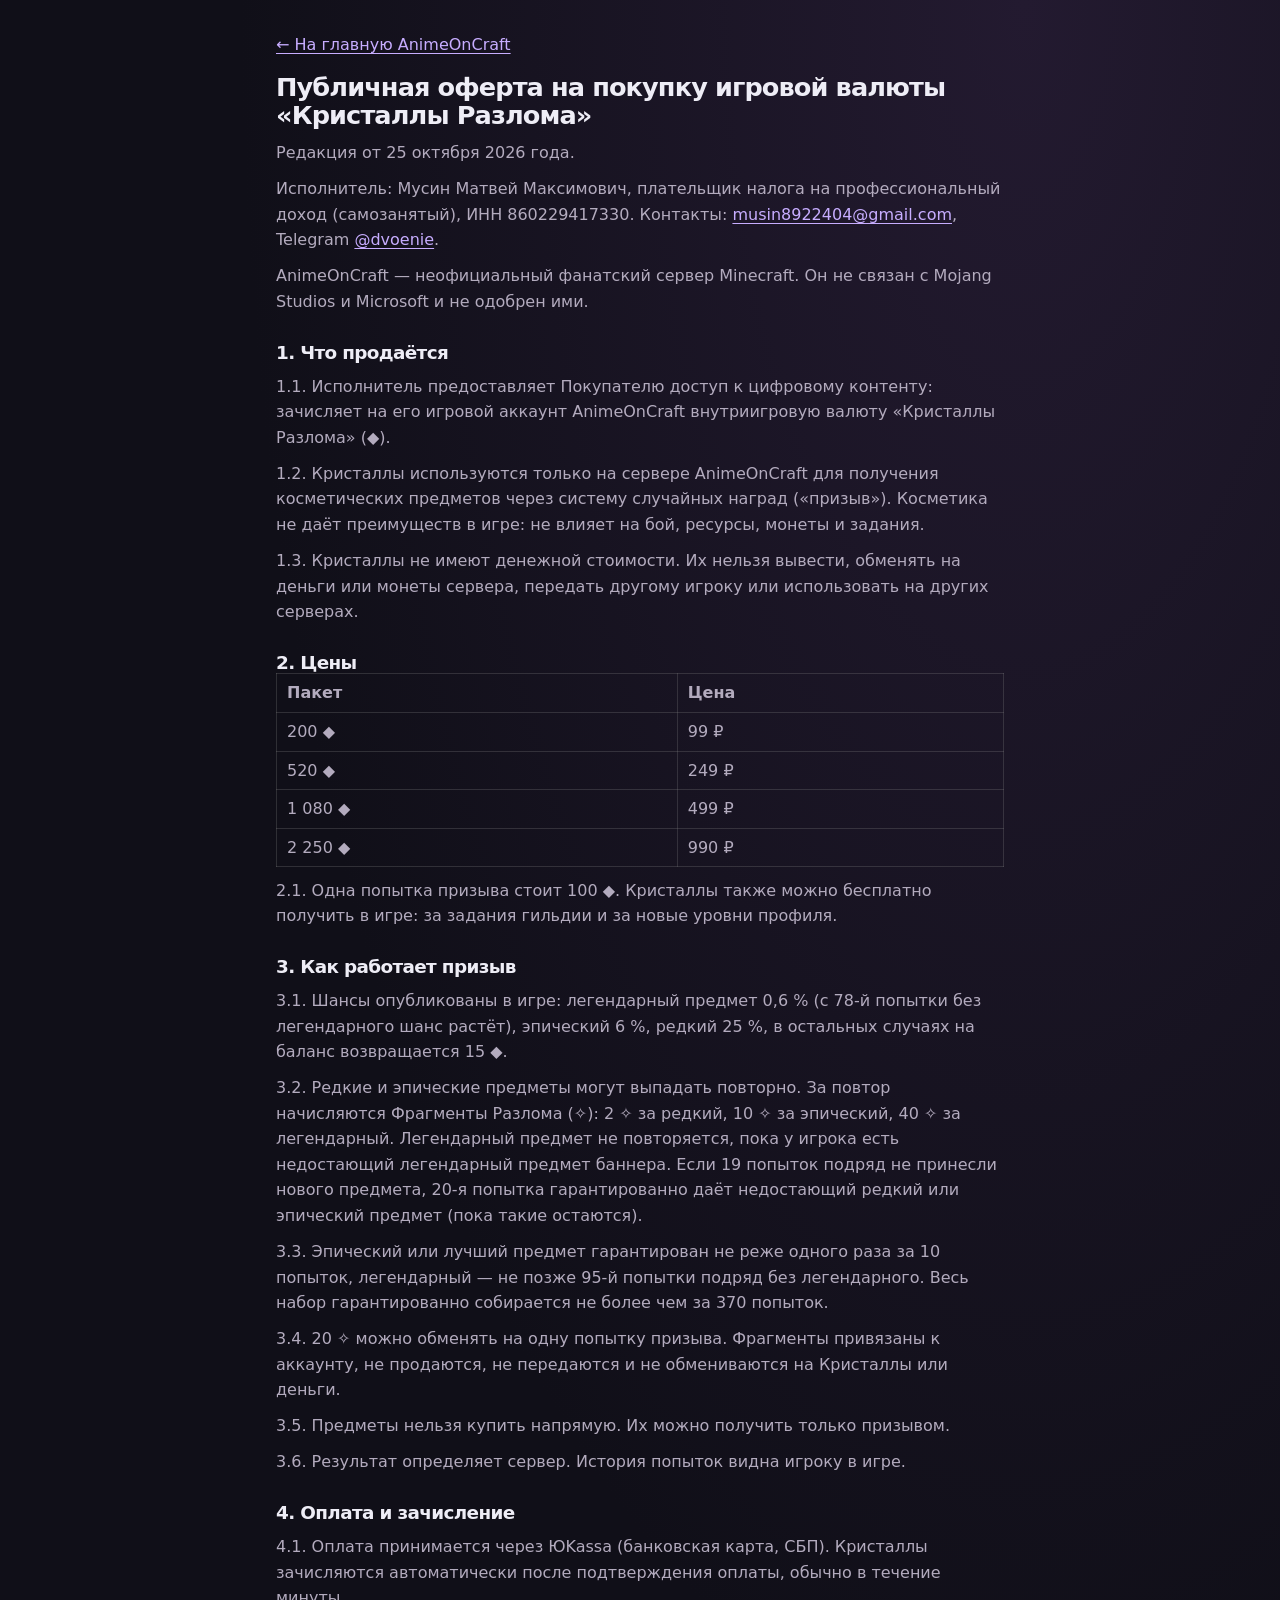
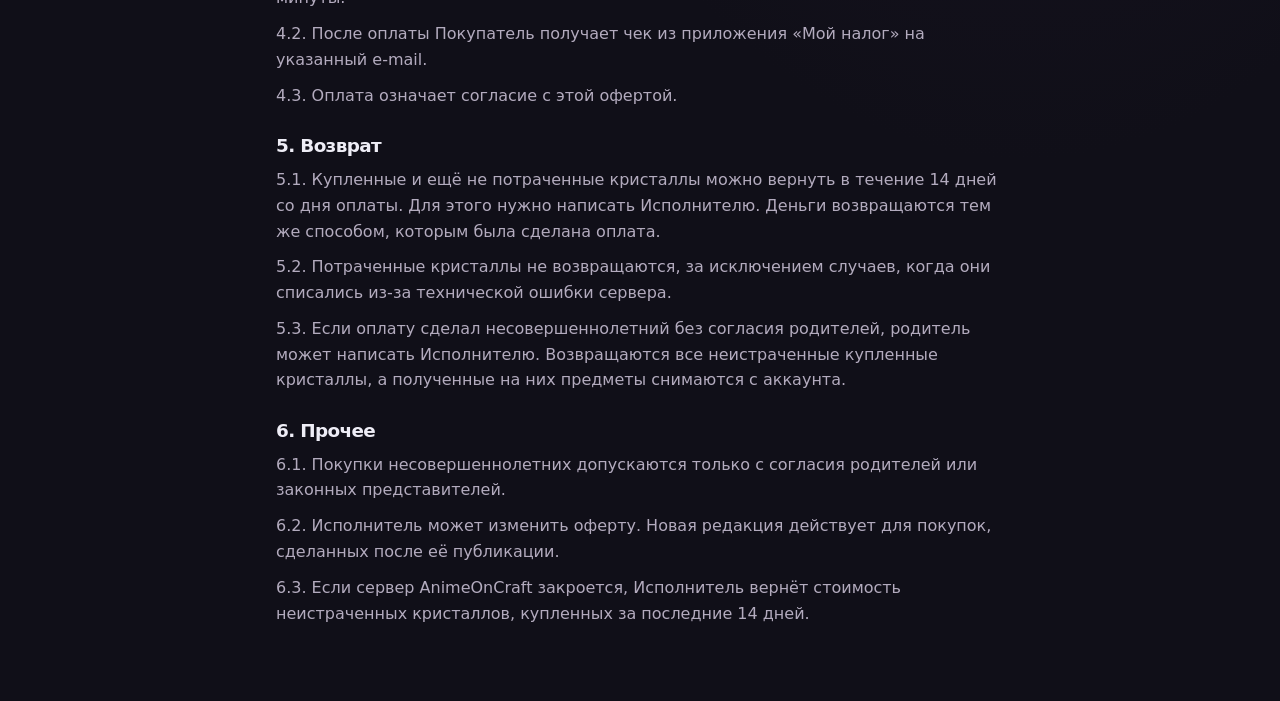
<file: offer.html>
<!doctype html>
<html lang="ru">
<head>
<meta charset="utf-8">
<meta name="viewport" content="width=device-width, initial-scale=1">
<title>Оферта — Кристаллы Разлома · AnimeOnCraft</title>
<link rel="stylesheet" href="style.css">
<style>.offer{max-width:760px;margin:0 auto;padding:32px 16px 64px;line-height:1.6}.offer h1{font-size:1.6rem}.offer h2{font-size:1.15rem;margin-top:28px}.offer table{border-collapse:collapse;width:100%}.offer td,.offer th{border:1px solid #8884;padding:6px 10px;text-align:left}</style>
</head>
<body>
<main class="offer">
<a class="offer-back" href="index.html#home">← На главную AnimeOnCraft</a>
<h1>Публичная оферта на покупку игровой валюты «Кристаллы Разлома»</h1>
<p>Редакция от 25 октября 2026 года.</p>
<p>Исполнитель: Мусин Матвей Максимович, плательщик налога на профессиональный доход (самозанятый), ИНН 860229417330. Контакты: <a href="mailto:musin8922404@gmail.com">musin8922404@gmail.com</a>, Telegram <a href="https://t.me/dvoenie">@dvoenie</a>.</p>
<p>AnimeOnCraft — неофициальный фанатский сервер Minecraft. Он не связан с Mojang Studios и Microsoft и не одобрен ими.</p>

<h2>1. Что продаётся</h2>
<p>1.1. Исполнитель предоставляет Покупателю доступ к цифровому контенту: зачисляет на его игровой аккаунт AnimeOnCraft внутриигровую валюту «Кристаллы Разлома» (◆).</p>
<p>1.2. Кристаллы используются только на сервере AnimeOnCraft для получения косметических предметов через систему случайных наград («призыв»). Косметика не даёт преимуществ в игре: не влияет на бой, ресурсы, монеты и задания.</p>
<p>1.3. Кристаллы не имеют денежной стоимости. Их нельзя вывести, обменять на деньги или монеты сервера, передать другому игроку или использовать на других серверах.</p>

<h2>2. Цены</h2>
<table>
<tr><th>Пакет</th><th>Цена</th></tr>
<tr><td>200 ◆</td><td>99 ₽</td></tr>
<tr><td>520 ◆</td><td>249 ₽</td></tr>
<tr><td>1 080 ◆</td><td>499 ₽</td></tr>
<tr><td>2 250 ◆</td><td>990 ₽</td></tr>
</table>
<p>2.1. Одна попытка призыва стоит 100 ◆. Кристаллы также можно бесплатно получить в игре: за задания гильдии и за новые уровни профиля.</p>

<h2>3. Как работает призыв</h2>
<p>3.1. Шансы опубликованы в игре: легендарный предмет 0,6 % (с 78-й попытки без легендарного шанс растёт), эпический 6 %, редкий 25 %, в остальных случаях на баланс возвращается 15 ◆.</p>
<p>3.2. Редкие и эпические предметы могут выпадать повторно. За повтор начисляются Фрагменты Разлома (✧): 2 ✧ за редкий, 10 ✧ за эпический, 40 ✧ за легендарный. Легендарный предмет не повторяется, пока у игрока есть недостающий легендарный предмет баннера. Если 19 попыток подряд не принесли нового предмета, 20-я попытка гарантированно даёт недостающий редкий или эпический предмет (пока такие остаются).</p>
<p>3.3. Эпический или лучший предмет гарантирован не реже одного раза за 10 попыток, легендарный — не позже 95-й попытки подряд без легендарного. Весь набор гарантированно собирается не более чем за 370 попыток.</p>
<p>3.4. 20 ✧ можно обменять на одну попытку призыва. Фрагменты привязаны к аккаунту, не продаются, не передаются и не обмениваются на Кристаллы или деньги.</p>
<p>3.5. Предметы нельзя купить напрямую. Их можно получить только призывом.</p>
<p>3.6. Результат определяет сервер. История попыток видна игроку в игре.</p>

<h2>4. Оплата и зачисление</h2>
<p>4.1. Оплата принимается через ЮKassa (банковская карта, СБП). Кристаллы зачисляются автоматически после подтверждения оплаты, обычно в течение минуты.</p>
<p>4.2. После оплаты Покупатель получает чек из приложения «Мой налог» на указанный e-mail.</p>
<p>4.3. Оплата означает согласие с этой офертой.</p>

<h2>5. Возврат</h2>
<p>5.1. Купленные и ещё не потраченные кристаллы можно вернуть в течение 14 дней со дня оплаты. Для этого нужно написать Исполнителю. Деньги возвращаются тем же способом, которым была сделана оплата.</p>
<p>5.2. Потраченные кристаллы не возвращаются, за исключением случаев, когда они списались из-за технической ошибки сервера.</p>
<p>5.3. Если оплату сделал несовершеннолетний без согласия родителей, родитель может написать Исполнителю. Возвращаются все неистраченные купленные кристаллы, а полученные на них предметы снимаются с аккаунта.</p>

<h2>6. Прочее</h2>
<p>6.1. Покупки несовершеннолетних допускаются только с согласия родителей или законных представителей.</p>
<p>6.2. Исполнитель может изменить оферту. Новая редакция действует для покупок, сделанных после её публикации.</p>
<p>6.3. Если сервер AnimeOnCraft закроется, Исполнитель вернёт стоимость неистраченных кристаллов, купленных за последние 14 дней.</p>
</main>
</body>
</html>
</file>
<file: style.css>
:root {
  color-scheme: dark;
  --bg: #100f18;
  --panel: #1b1826;
  --raised: #252033;
  --border: #322c41;
  --text: #eeedf6;
  --muted: #b3abbe;
  --lavender: #c7adff;
  --amber: #f0c385;
  --radius: 12px;
  --mono: Consolas, "Cascadia Mono", monospace;
  font-family: "Segoe UI", system-ui, sans-serif;
  background: var(--bg);
  color: var(--text);
}

* { box-sizing: border-box; }
[hidden] { display: none !important; }
body { margin: 0; min-width: 280px; background: radial-gradient(ellipse at 80% 0%, #231a30, transparent 49rem), var(--bg); }
a { color: var(--lavender); text-underline-offset: 3px; }
button { font: inherit; color: inherit; cursor: pointer; }
h1, h2, h3, p { margin: 0; }
h1, h2, h3 { line-height: 1.12; letter-spacing: -.035em; }
:focus-visible { outline: 2px solid var(--lavender); outline-offset: 4px; }
.wrap { width: min(100% - 48px, 1200px); margin-inline: auto; }
.icon-library { position: absolute; pointer-events: none; }
.skip-link { position: fixed; z-index: 10; left: 12px; top: 12px; padding: 10px; background: var(--panel); transform: translateY(-160%); }
.skip-link:focus { transform: none; }
.eyebrow { color: var(--lavender); font: 700 12px/1.4 var(--mono); letter-spacing: .1em; text-transform: uppercase; }
.panel { border: 1px solid var(--border); border-radius: var(--radius); background: var(--panel); min-width: 0; }

.site-header { background: #15131f; border-bottom: 1px solid var(--border); }
.top { display: grid; grid-template-columns: 1fr auto 1fr; align-items: center; gap: 16px; min-height: 70px; }
.brand { display: inline-flex; align-items: center; justify-self: start; gap: 10px; color: var(--text); text-decoration: none; font-size: 20px; font-weight: 800; letter-spacing: -.055em; }
.brand img { border-radius: 9px; border: 1px solid #49385e; }
.tabs { display: flex; gap: 4px; }
.tabs a { display: flex; align-items: center; justify-content: center; gap: 8px; padding: 9px 13px; border-radius: 7px; border: 1px solid transparent; text-decoration: none; color: var(--muted); font-weight: 650; font-size: 14px; }
.tabs a:hover { color: var(--text); background: #211c2c; }
.tabs a[aria-current] { color: #ebdcff; background: #2b233b; border-color: #443552; }
.tabs svg, .button svg, .tile-icon svg, .tile-arrow, .map-zoom svg { width: 18px; height: 18px; flex: none; fill: none; stroke: currentColor; stroke-width: 1.75; stroke-linecap: round; stroke-linejoin: round; }
.button { display: inline-flex; align-items: center; justify-content: center; gap: 9px; min-height: 42px; padding: 9px 15px; border: 1px solid #4a3c5b; border-radius: 7px; text-decoration: none; font-weight: 700; font-size: 14px; }
.mini-download { justify-self: end; color: var(--amber); border-color: #72593e; background: #2b231f; }
.mini-download:hover { background: #3c2c20; }
.button-primary { color: #241a10; background: var(--amber); border-color: #ffdaa8; }
.button-primary:hover { background: #ffdaa8; }
.button-secondary { color: #efe4fb; background: #20192de8; }
.button-secondary:hover { background: #342746; }

#content { padding-block: 24px 32px; }
.view { display: grid; gap: 24px; }
.hero {
  position: relative;
  display: flex;
  align-items: end;
  min-height: clamp(365px, 40vw, 475px);
  padding: clamp(24px, 4.4vw, 56px);
  border: 1px solid #554365;
  border-radius: 15px;
  background: linear-gradient(90deg, #130e1bf2 0%, #1a1223d9 33%, #1a122333 75%), url("assets/launcher-world.webp") 62% 49% / cover;
}
.hero-copy { position: relative; max-width: 630px; }
.hero h1 { margin-block: 8px 12px; font-size: clamp(48px, 6.25vw, 88px); letter-spacing: -.065em; font-weight: 800; }
.lead { max-width: 375px; color: #e2d7eb; font-size: clamp(16px, 2vw, 20px); line-height: 1.48; }
.hero-actions { display: flex; flex-wrap: wrap; gap: 9px; margin-top: 23px; }
.hero-actions .button { min-height: 46px; padding-inline: 16px; }
.hero-stamp { position: absolute; top: 17px; right: 17px; padding: 6px 9px; border: 1px solid #a88cba75; border-radius: 5px; background: #171220e6; color: #efe3fb; font: 11px/1.2 var(--mono); }
.hero-stamp span { color: var(--lavender); }
.specs { display: flex; flex-wrap: wrap; list-style: none; gap: 6px 12px; margin: 15px 0 0; padding: 0; color: #cec2db; font-size: 13px; }
.specs li + li::before { content: "·"; margin-right: 12px; color: var(--lavender); }
.start h2 { margin-bottom: 11px; font-size: 23px; }
.steps { list-style: none; margin: 0; padding: 0; display: grid; grid-template-columns: repeat(4, minmax(0, 1fr)); gap: 12px; }
.steps li { display: flex; gap: 11px; padding: 15px 14px; }
.step-index { flex: none; display: grid; place-items: center; width: 35px; height: 35px; border: 1px solid #49385e; border-radius: 7px; background: #292137; color: var(--lavender); font: 700 13px var(--mono); }
.steps h3 { margin: 1px 0 5px; font-size: 16px; }
.steps p { color: var(--muted); font-size: 13px; line-height: 1.45; }
.teasers { display: grid; grid-template-columns: repeat(2, minmax(0, 1fr)); gap: 12px; }
.teaser { min-height: 80px; display: flex; align-items: center; gap: 11px; padding: 13px 14px; color: var(--text); text-decoration: none; }
.teaser:hover { border-color: #745b8b; }
.teaser-map { background: linear-gradient(90deg, #1b1826 25%, #1b1826bd 75%, #1b182675), url("assets/sora-top.webp") center 52% / cover; }
.tile-icon { flex: none; display: grid; place-items: center; width: 37px; height: 37px; border-radius: 7px; border: 1px solid #49385e; color: var(--lavender); background: #292137; }
.teaser-copy { flex: 1; display: grid; gap: 5px; min-width: 0; }
.teaser .eyebrow { font-size: 10px; }
.t-title { overflow-wrap: anywhere; font-size: 15px; }
.tile-arrow { color: var(--lavender); }

.view-head { padding-top: 3px; }
.view-head h2 { margin-block: 5px 8px; font-size: clamp(32px, 4vw, 45px); }
.view-head p { max-width: 70ch; color: var(--muted); line-height: 1.55; }
.map-layout { display: grid; grid-template-columns: minmax(0, 1fr) 245px; gap: 14px; align-items: start; }
.map-shell { display: grid; gap: 9px; padding: 9px; }
.map-frame { position: relative; height: clamp(380px, 61vh, 660px); border: 1px solid #463a50; border-radius: 8px; overflow: hidden; background: #182124; touch-action: none; cursor: grab; }
.map-frame.drag { cursor: grabbing; }
#map-svg { display: block; width: 100%; height: 100%; }
.poi { cursor: pointer; }
.poi-label { fill: #fff; paint-order: stroke; stroke: #17101fe0; stroke-linejoin: round; font-weight: 700; pointer-events: none; }
.poi:focus-visible { outline: none; }
.poi:focus-visible circle:last-of-type { stroke: #fff; stroke-width: 3; }
.compass { position: absolute; top: 10px; right: 10px; padding: 4px 7px; background: #191725ed; border-radius: 4px; font: 11px var(--mono); pointer-events: none; }
.map-zoom { position: absolute; bottom: 10px; right: 10px; display: grid; gap: 5px; }
.map-zoom button { display: grid; place-items: center; width: 38px; height: 38px; padding: 0; border: 1px solid #53445f; border-radius: 7px; background: #1c1729f2; font-size: 21px; line-height: 1; }
.map-zoom button:hover { background: #352744; }
.map-filters { display: flex; flex-wrap: wrap; gap: 6px; }
.pill { display: inline-flex; align-items: center; gap: 6px; border: 1px solid var(--border); border-radius: 6px; padding: 6px 8px; background: #15131f; color: var(--muted); font-size: 12px; }
.pill.on { border-color: #564463; background: #2c223b; color: #e8d8fa; }
.dot { display: inline-block; width: 9px; height: 9px; border-radius: 50%; flex: none; }
.d-sora { background: #fff; }
.d-clan { background: conic-gradient(#ff6f82, #f47dcb, #a970ff, #4da8ff, #7ee07a, #ffb347, #ff6f82); }
.d-res { background: #ffd36b; }
.d-place { background: #c9d2e3; }
.d-event { background: #c06bff; }
.d-road { height: 3px; background: #f2e6d8; }
.map-side { display: grid; gap: 12px; }
.map-card, .legend-card { padding: 15px; }
.map-card { display: grid; gap: 8px; justify-items: start; }
.mc-type, .news-article .ver { display: inline-block; padding: 4px 7px; border: 1px solid #5b4633; border-radius: 5px; color: var(--amber); background: #33281f; font-size: 11px; font-weight: 700; }
.mc-name { font-size: 19px; }
.mc-xz { color: var(--muted); font: 13px var(--mono); }
.legend-card h3 { margin-bottom: 10px; font-size: 16px; }
.map-legend { display: grid; grid-template-columns: repeat(2, minmax(0, 1fr)); gap: 8px; font-size: 13px; color: var(--muted); }
.map-legend span { display: flex; align-items: center; gap: 6px; overflow-wrap: anywhere; min-width: 0; }

.news { display: grid; grid-template-columns: minmax(215px, 268px) minmax(0, 1fr); gap: 14px; align-items: start; }
.news-archive { padding: 11px; }
.news-archive h3 { padding: 7px 8px 9px; font-size: 16px; }
.news-list { display: grid; gap: 4px; margin: 0; padding: 0; list-style: none; }
.news-list button { display: grid; gap: 4px; text-align: left; width: 100%; padding: 9px; border: 1px solid transparent; border-radius: 7px; background: transparent; color: var(--muted); line-height: 1.35; font-size: 14px; }
.news-list button:hover { background: #231d2e; color: var(--text); }
.news-list button[aria-current="true"] { border-color: #443552; background: #2b233b; color: var(--text); }
.news-list .nv, .news-article time { color: var(--lavender); font: 11px/1.4 var(--mono); }
.news-cover { height: clamp(125px, 19vw, 220px); border-radius: 11px 11px 0 0; background: linear-gradient(0deg, #1b182670, transparent), url("assets/launcher-world.webp") center 51% / cover; }
.news-article { padding: clamp(16px, 3vw, 28px); overflow-wrap: anywhere; }
.news-article .nh { display: flex; flex-wrap: wrap; align-items: center; gap: 9px; margin-bottom: 10px; }
.news-article h3.title { margin-bottom: 13px; font-size: clamp(23px, 3vw, 36px); }
.news-body { max-width: 76ch; color: var(--muted); line-height: 1.6; }
.news-body p, .news-body ul { margin: 0 0 10px; }
.news-body h3 { margin: 18px 0 6px; font-size: 18px; color: var(--text); }
.news-body ul { padding-left: 20px; }
.news-body li + li { margin-top: 4px; }
.news-body strong { color: var(--text); }
.news-body code { padding: 1px 4px; background: var(--raised); border-radius: 3px; color: #e4d5f3; }
.news-body .tbl { overflow-x: auto; margin: 8px 0; }
.news-body table { border-collapse: collapse; font-size: 14px; }
.news-body th, .news-body td { padding: 7px; border-bottom: 1px solid var(--border); text-align: left; }

.foot { display: flex; flex-wrap: wrap; align-items: baseline; justify-content: space-between; gap: 13px; padding-block: 17px 23px; border-top: 1px solid var(--border); font-size: 13px; }
.foot p { margin-top: 3px; color: var(--muted); }
.foot .links { display: flex; flex-wrap: wrap; gap: 10px 16px; }
.offer { color: var(--muted); overflow-wrap: anywhere; }
.offer h1, .offer h2 { color: var(--text); }
.offer p { margin-block: .65em; }
.offer-back { display: inline-block; margin-bottom: 15px; }

@media (max-width: 860px) {
  .wrap { width: calc(100% - 36px); }
  .steps { grid-template-columns: repeat(2, minmax(0, 1fr)); }
  .map-layout { grid-template-columns: minmax(0, 1fr) 185px; }
  .news { grid-template-columns: minmax(170px, 212px) minmax(0, 1fr); }
}
@media (max-width: 650px) {
  .wrap { width: calc(100% - 24px); }
  .top { min-height: 0; padding-block: 9px; grid-template-columns: minmax(0, 1fr) auto; gap: 8px; }
  .brand { font-size: 18px; }
  .brand img { width: 34px; height: 34px; }
  .mini-download { grid-column: 2; grid-row: 1; min-height: 36px; padding: 6px 9px; font-size: 13px; }
  .tabs { grid-column: 1 / -1; display: grid; grid-template-columns: repeat(3, minmax(0, 1fr)); }
  .tabs a { padding: 8px 4px; font-size: 13px; }
  .tabs svg { width: 15px; height: 15px; }
  #content { padding-block: 14px 24px; }
  .view { gap: 17px; }
  .hero { min-height: 442px; padding: 16px; background: linear-gradient(0deg, #160f20 6%, #160f20ec 31%, #21142e32 78%), url("assets/launcher-world.webp") 72% 35% / cover; }
  .hero h1 { font-size: clamp(35px, 10.5vw, 57px); }
  .hero-stamp { top: 9px; right: 9px; font-size: 10px; }
  .hero-actions { margin-top: 16px; }
  .hero-actions .button { padding-inline: 10px; min-height: 41px; }
  .specs { gap: 4px 7px; font-size: 12px; }
  .specs li + li::before { margin-right: 7px; }
  .steps, .teasers, .map-layout, .news { grid-template-columns: 1fr; }
  .steps li { padding: 11px; }
  .teaser { min-height: 66px; }
  .map-frame { height: clamp(320px, 54vh, 540px); }
  .map-side { grid-template-columns: repeat(2, minmax(0, 1fr)); }
  .map-legend { grid-template-columns: 1fr; }
  .news-list { display: flex; overflow-x: auto; padding-bottom: 5px; }
  .news-list li { flex: 0 0 min(185px, 76%); }
}
@media (max-width: 350px) {
  .hero-actions .button { flex: 1 1 100%; }
  .tabs a { gap: 5px; }
  .map-side { grid-template-columns: 1fr; }
}
</file>
